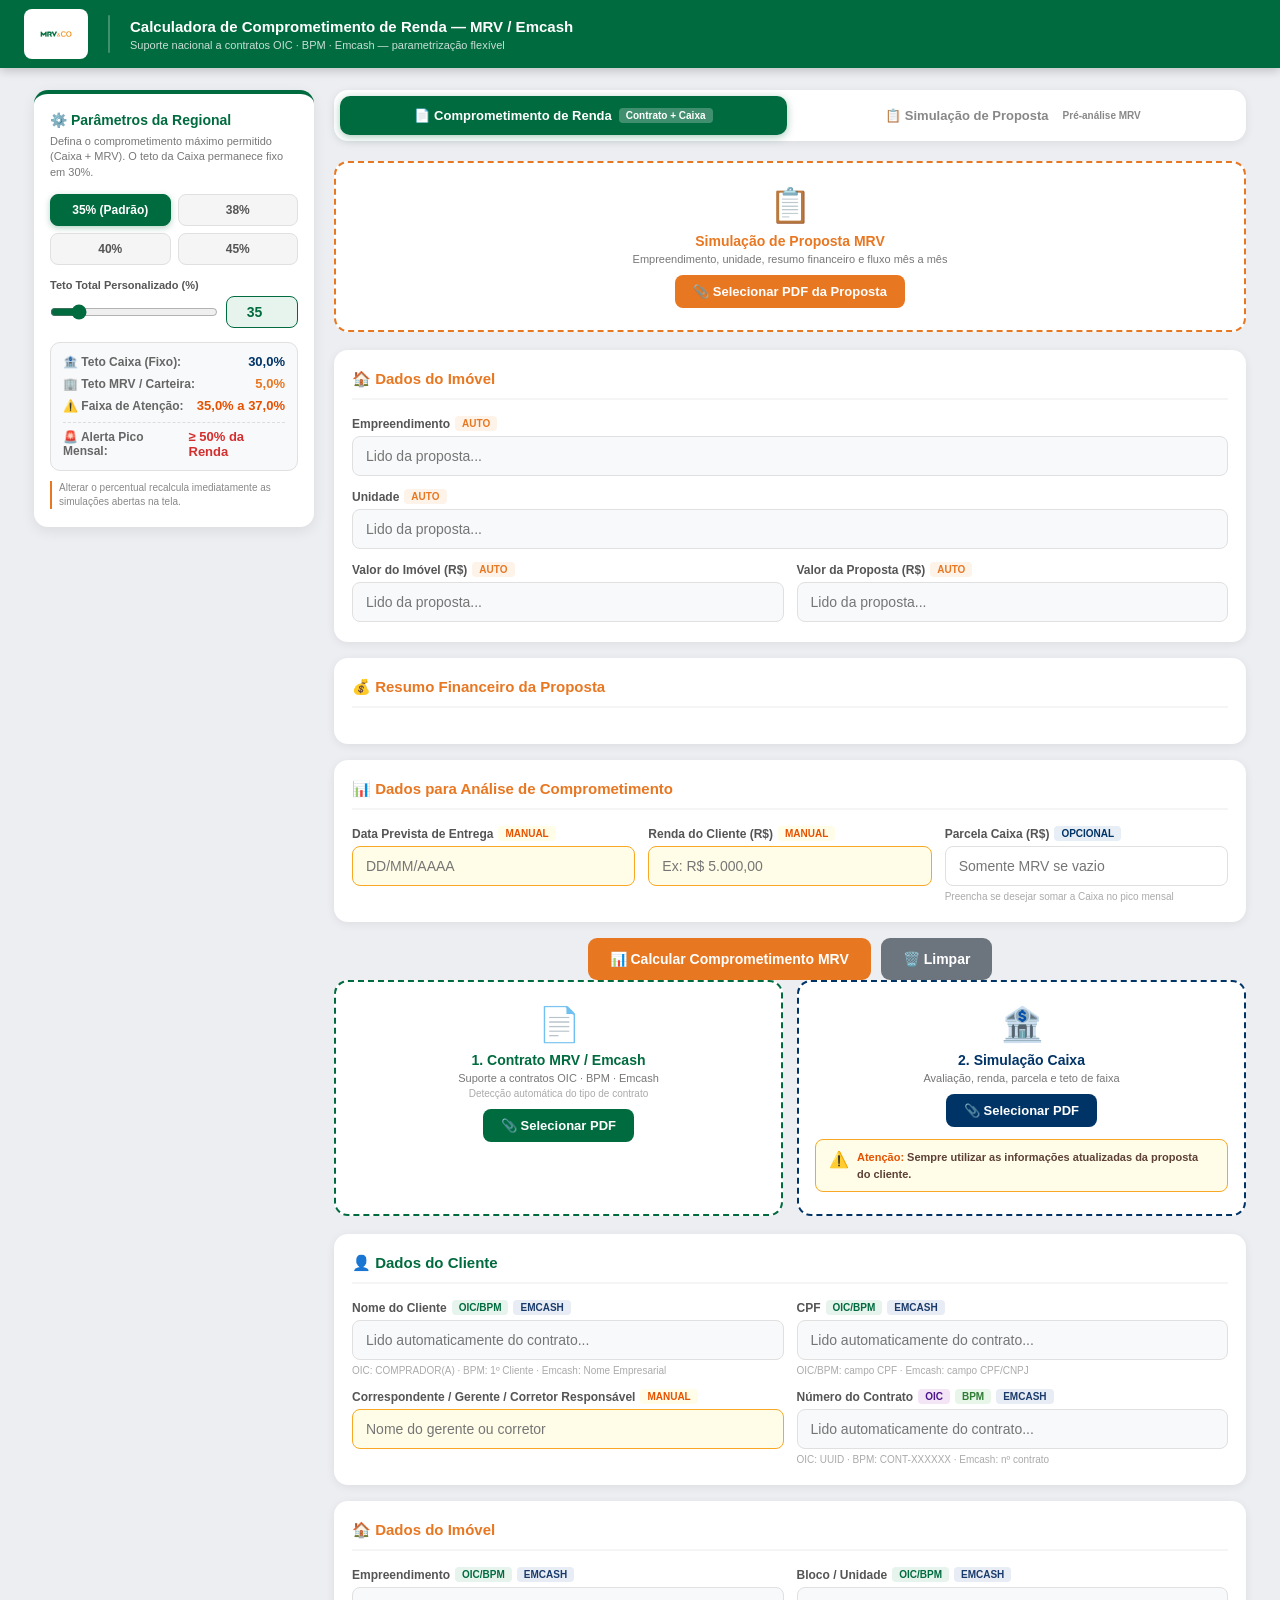
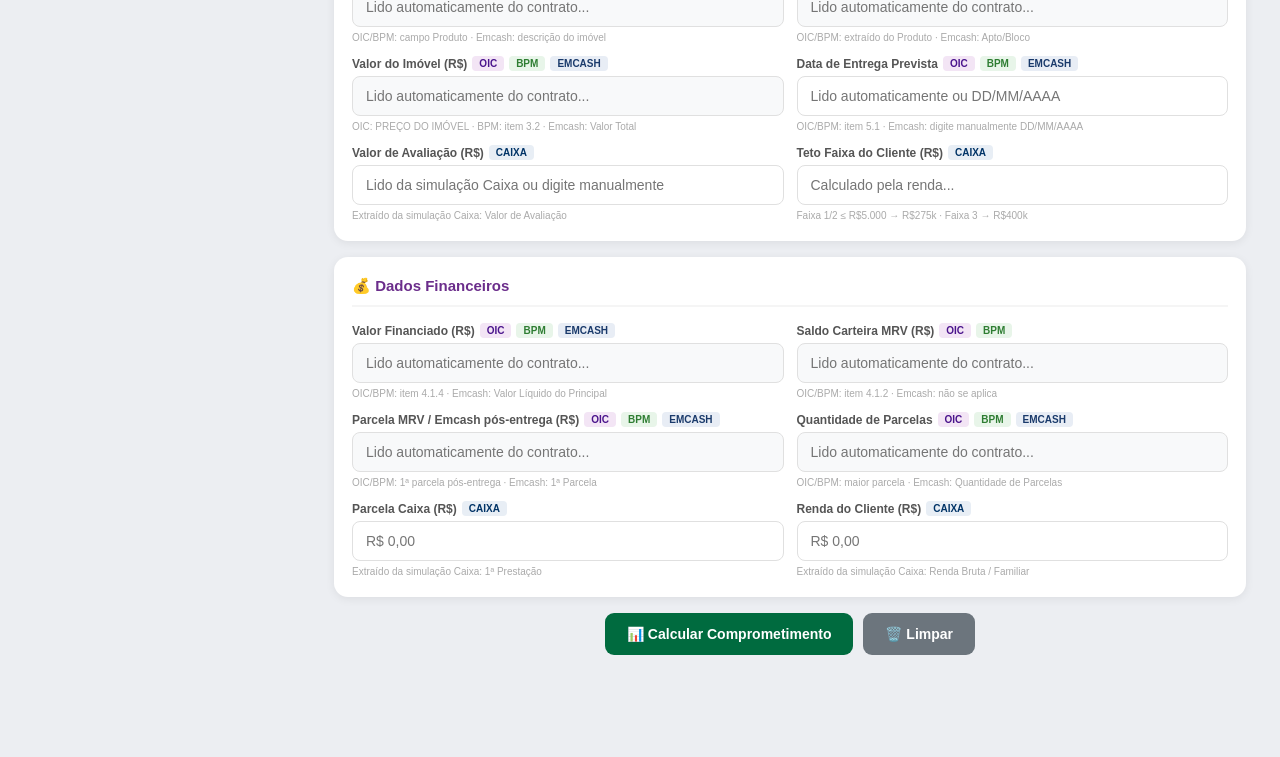
<file: index.html>
<!DOCTYPE html>
<html lang="pt-BR">
<head>
<meta charset="UTF-8">
<meta name="viewport" content="width=device-width, initial-scale=1.0, maximum-scale=1.0">
<meta name="theme-color" content="#006b3f">
<meta name="mobile-web-app-capable" content="yes">
<meta name="apple-mobile-web-app-capable" content="yes">
<meta name="apple-mobile-web-app-title" content="Comprom. MRV">
<title>Calculadora MRV/Emcash — Comprometimento de Renda</title>
<link rel="manifest" href="manifest.json">
<link rel="stylesheet" href="styles.css">
</head>
<body>

<header>
  <div class="logo-container">
    <img class="logo-img" id="logoImg" src="assets/LogoMRV.png" alt="MRV&CO">
    <span class="logo-fallback" id="logoFallback">
      <span class="mrv">MRV</span><span class="eco">&amp;CO</span>
    </span>
  </div>
  <div class="header-div"></div>
  <div class="header-text">
    <h1>Calculadora de Comprometimento de Renda — MRV / Emcash</h1>
    <p>Suporte nacional a contratos OIC · BPM · Emcash — parametrização flexível</p>
  </div>
</header>

<div class="app-layout">

  <!-- PAINEL LATERAL FLUTUANTE -->
  <aside class="sidebar-params">
    <div class="sidebar-title">⚙️ Parâmetros da Regional</div>
    <p class="sidebar-sub">Defina o comprometimento máximo permitido (Caixa + MRV). O teto da Caixa permanece fixo em 30%.</p>

    <div class="preset-grid">
      <button type="button" class="preset-btn active" data-teto="35">35% (Padrão)</button>
      <button type="button" class="preset-btn" data-teto="38">38%</button>
      <button type="button" class="preset-btn" data-teto="40">40%</button>
      <button type="button" class="preset-btn" data-teto="45">45%</button>
    </div>

    <div class="param-input-group">
      <label for="inputTetoTotal">
        <span>Teto Total Personalizado (%)</span>
      </label>
      <div class="param-slider-wrap">
        <input type="range" id="sliderTetoTotal" class="param-slider" min="31" max="60" step="0.5" value="35">
        <input type="number" id="inputTetoTotal" class="param-num-input" min="31" max="80" step="0.5" value="35">
      </div>
    </div>

    <div class="param-summary">
      <div class="param-row caixa">
        <span>🏦 Teto Caixa (Fixo):</span>
        <strong>30,0%</strong>
      </div>
      <div class="param-row mrv">
        <span>🏢 Teto MRV / Carteira:</span>
        <strong id="sidebarTetoMRV">5,0%</strong>
      </div>
      <div class="param-row atencao">
        <span>⚠️ Faixa de Atenção:</span>
        <strong id="sidebarFaixaAtencao">35,0% a 37,0%</strong>
      </div>
      <div class="param-row" style="border-top:1px dashed #ddd;padding-top:6px;margin-top:2px;">
        <span>🚨 Alerta Pico Mensal:</span>
        <strong style="color:var(--vermelho);">≥ 50% da Renda</strong>
      </div>
    </div>

    <div class="param-note">
      Alterar o percentual recalcula imediatamente as simulações abertas na tela.
    </div>
  </aside>

  <!-- CONTÊINER CENTRAL -->
  <div class="container">

    <div class="tab-switch">
      <button class="tab-btn active-contrato" id="tabBtnContrato" type="button">
        📄 Comprometimento de Renda
        <span class="tab-badge">Contrato + Caixa</span>
      </button>
      <button class="tab-btn" id="tabBtnProposta" type="button">
        📋 Simulação de Proposta
        <span class="tab-badge">Pré-análise MRV</span>
      </button>
    </div>

    <!-- ABA 1: SIMULAÇÃO DE PROPOSTA (Oculta por padrão) -->
    <div id="abaProposta" class="hiden">
      <div class="status-bar" id="statusBarProp">
        <div class="spinner" id="spinnerProp"></div>
        <span id="statusMsgProp">Lendo...</span>
      </div>

      <div class="uploads-grid" style="grid-template-columns:1fr;">
        <div class="upload-card proposta" id="uploadCardProp">
          <div class="upload-icon">📋</div>
          <h2>Simulação de Proposta MRV</h2>
          <p>Empreendimento, unidade, resumo financeiro e fluxo mês a mês</p>
          <button type="button" class="btn-upload proposta" id="btnUploadProp">📎 Selecionar PDF da Proposta</button>
          <input type="file" id="pdfPropostaInput" accept=".pdf">
          <div class="upload-status-badge" id="badgeProp">✅ Proposta lida!</div>
        </div>
      </div>

      <form id="formProposta">
        <div class="card">
          <div class="card-title laranja">🏠 Dados do Imóvel</div>
          <div class="grid">
            <div class="field full"><label>Empreendimento <span class="tag auto-prop">AUTO</span></label><input type="text" id="prop-empreendimento" placeholder="Lido da proposta..." readonly></div>
            <div class="field full"><label>Unidade <span class="tag auto-prop">AUTO</span></label><input type="text" id="prop-unidade" placeholder="Lido da proposta..." readonly></div>
            <div class="field"><label>Valor do Imóvel (R$) <span class="tag auto-prop">AUTO</span></label><input type="text" id="prop-valorImovel" placeholder="Lido da proposta..." readonly></div>
            <div class="field"><label>Valor da Proposta (R$) <span class="tag auto-prop">AUTO</span></label><input type="text" id="prop-valorProposta" placeholder="Lido da proposta..." readonly></div>
          </div>
        </div>

        <div class="card">
          <div class="card-title laranja">💰 Resumo Financeiro da Proposta</div>
          <div class="grid">
            <div class="resumo-proposta-grid" id="resumoPropostaGrid" style="display:none;">
              <div class="resumo-item destaque"><label>Valor Financiado</label><div class="rv" id="rp-financiado">—</div></div>
              <div class="resumo-item"><label>Valor do Sinal</label><div class="rv" id="rp-sinal">—</div></div>
              <div class="resumo-item"><label>Carteira MRV</label><div class="rv" id="rp-carteira">—</div></div>
              <div class="resumo-item"><label>Cupom</label><div class="rv" id="rp-cupom">—</div></div>
              <div class="resumo-item"><label>FGTS</label><div class="rv" id="rp-fgts">—</div></div>
              <div class="resumo-item"><label>Subsídio</label><div class="rv" id="rp-subsidio">—</div></div>
              <div class="resumo-item bom-pag"><label>🏆 Bom Pagador</label><div class="rv" id="rp-bompag">—</div></div>
              <div class="resumo-item"><label>Parcelas Carteira</label><div class="rv" id="rp-qtdCarteira">—</div></div>
            </div>
          </div>
        </div>

        <div class="card">
          <div class="card-title laranja">📊 Dados para Análise de Comprometimento</div>
          <div class="grid">
            <div class="grid-3">
              <div class="field">
                <label>Data Prevista de Entrega <span class="tag manual">MANUAL</span></label>
                <input type="text" id="prop-dataEntrega" placeholder="DD/MM/AAAA" class="manual-field" maxlength="10" required>
              </div>
              <div class="field">
                <label>Renda do Cliente (R$) <span class="tag manual">MANUAL</span></label>
                <input type="text" id="prop-renda" placeholder="Ex: R$ 5.000,00" class="manual-field" required>
              </div>
              <div class="field">
                <label>Parcela Caixa (R$) <span class="tag opcional">OPCIONAL</span></label>
                <input type="text" id="prop-parcelaCaixa" placeholder="Somente MRV se vazio">
                <small style="color:#aaa;font-size:10px;">Preencha se desejar somar a Caixa no pico mensal</small>
              </div>
            </div>
            
            <div class="psa-psb-grid" id="prop-psaPsbWrap" style="display:none;">
              <div class="psa-box">
                <div class="psa-psb-title">📅 PSA — Pré-entrega (Mensais)</div>
                <div class="psa-psb-row"><span class="psa-psb-label">Qtd. parcelas</span><span class="psa-psb-val" id="prop-psaQtd">—</span></div>
                <div class="psa-psb-row"><span class="psa-psb-label">Saldo total</span><span class="psa-psb-val" id="prop-psaSaldo">—</span></div>
              </div>
              <div class="psb-box">
                <div class="psa-psb-title">🏠 PSB — Pós-entrega (Mensais)</div>
                <div class="psa-psb-row"><span class="psa-psb-label">Qtd. parcelas</span><span class="psa-psb-val" id="prop-psbQtd">—</span></div>
                <div class="psa-psb-row"><span class="psa-psb-label">Saldo total</span><span class="psa-psb-val" id="prop-psbSaldo">—</span></div>
                <div class="psa-psb-row"><span class="psa-psb-label">1ª Parcela PSB</span><span class="psa-psb-val" id="prop-psbPrimeira">—</span></div>
                <div class="psa-psb-row"><span class="psa-psb-label">Média PSB</span><span class="psa-psb-val" id="prop-psbMedia">—</span></div>
              </div>
            </div>

            <div class="fluxo-wrap" id="prop-fluxoWrap">
              <div class="fluxo-header" id="prop-fluxoHeader">
                <span>📅 Fluxo Mês a Mês</span>
                <span class="fh-right" id="prop-fluxoCount">— parcelas</span>
              </div>
              <div class="fluxo-body" id="prop-fluxoBody">
                <table class="fluxo-table">
                  <thead><tr><th>#</th><th>Vencimento</th><th>Tipo</th><th>Valor</th><th>Fase / Alerta</th></tr></thead>
                  <tbody id="prop-fluxoTbody"></tbody>
                </table>
              </div>
            </div>
          </div>
        </div>

        <div class="botoes">
          <button type="submit" class="btn btn-laranja">📊 Calcular Comprometimento MRV</button>
          <button type="button" class="btn btn-cinza" id="btnLimparProp">🗑️ Limpar</button>
        </div>
      </form>

      <div class="resultado" id="resultadoProposta">
        <div class="resultado-title laranja">📋 ANÁLISE DE COMPROMETIMENTO — SIMULAÇÃO DE PROPOSTA</div>
        
        <div class="res-grid">
          <div class="res-item"><label>1ª Parcela PSB (Mensal)</label><div class="val" id="prop-res-primeira">—</div></div>
          <div class="res-item"><label>Média das Parcelas PSB</label><div class="val" id="prop-res-media">—</div></div>
          <div class="res-item destaque-verde"><label>Renda do Cliente</label><div class="val" id="prop-res-renda">—</div></div>
          <div class="res-item"><label id="prop-label-teto">Teto MRV (5% da Renda)</label><div class="val" id="prop-res-teto">—</div></div>
        </div>

        <div class="psa-psb-resultado">
          <div class="psa-res"><div class="pr-title">📅 PSA — Pré-entrega</div><div class="pr-val" id="prop-res-psa-saldo">—</div><div class="pr-sub" id="prop-res-psa-qtd">— parcelas</div></div>
          <div class="psb-res"><div class="pr-title">🏠 PSB — Pós-entrega</div><div class="pr-val" id="prop-res-psb-saldo">—</div><div class="pr-sub" id="prop-res-psb-qtd">— parcelas</div></div>
        </div>

        <div class="comprom-unified" id="prop-compUnif1">
          <div class="comprom-unified-header">📊 Comprometimento MRV <span style="background:var(--laranja);color:#fff;padding:2px 8px;border-radius:4px;font-size:10px;">1ª Parcela PSB</span> <span id="prop-header-teto1" style="font-size:10px;color:#aaa;font-weight:400;margin-left:4px;">Teto: 5%</span></div>
          <div class="comprom-unified-body">
            <div class="comprom-pct-side"><div class="comprom-pct-label">% da renda comprometida</div><div class="comprom-pct-val" id="prop-res-pct1">—</div></div>
            <div class="comprom-status-side" id="prop-compStatus1">
              <div class="comprom-status-icon" id="prop-compIcon1">—</div>
              <div class="comprom-status-text" id="prop-compText1">—</div>
              <div class="comprom-status-sub" id="prop-compSub1" style="display:none;"></div>
            </div>
          </div>
        </div>

        <div class="progress-wrap"><div class="progress-bar" id="prop-progressBar1"></div></div>
        <div class="progress-labels" id="prop-progressLabels1"><span>0%</span><span>3,5% ✔</span><span>5% ⚠</span><span>10%+</span></div>

        <!-- BANNER DE ALERTA DE PICO MENSAL NA PROPOSTA -->
        <div class="interm-alert-banner" id="prop-intermAlertBanner">
          <div class="interm-alert-header">
            <span>🚨 ALERTA DE PICO MENSAL MRV — PARCELA ≥ 50% DA RENDA</span>
            <span id="prop-intermAlertCount" style="background:rgba(0,0,0,0.2);padding:2px 8px;border-radius:4px;font-size:11px;">—</span>
          </div>
          <div class="interm-alert-body">
            <div class="interm-alert-intro" id="prop-intermAlertIntro">
              Identificamos parcela(s) na proposta MRV que comprometem <strong>50% ou mais da renda mensal</strong>. Veja abaixo o acúmulo das obrigações no mês:
            </div>
            <div id="prop-intermAlertList"></div>
          </div>
        </div>
        
        <div class="excedente-box" id="prop-excedenteBox1" style="display:none;"><div class="excedente-titulo" id="prop-excedenteTitulo1">—</div><div id="prop-excedenteConteudo1"></div></div>
        
        <div class="separador-calculo" id="prop-separadorMedia">📊 VERSÃO SECUNDÁRIA — Média das Parcelas PSB</div>
        
        <div class="comprom-unified secundario" id="prop-compUnif2">
          <div class="comprom-unified-header">📊 Comprometimento MRV <span style="background:var(--roxo);color:#fff;padding:2px 8px;border-radius:4px;font-size:10px;">Média PSB</span> <span id="prop-header-teto2" style="font-size:10px;color:#aaa;font-weight:400;margin-left:4px;">versão secundária · Teto: 5%</span></div>
          <div class="comprom-unified-body">
            <div class="comprom-pct-side"><div class="comprom-pct-label">% da renda (média PSB)</div><div class="comprom-pct-val" id="prop-res-pct2">—</div></div>
            <div class="comprom-status-side" id="prop-compStatus2">
              <div class="comprom-status-icon" id="prop-compIcon2">—</div>
              <div class="comprom-status-text" id="prop-compText2">—</div>
              <div class="comprom-status-sub" id="prop-compSub2" style="display:none;"></div>
            </div>
          </div>
        </div>

        <div class="progress-wrap"><div class="progress-bar" id="prop-progressBar2"></div></div>
        <div class="progress-labels" id="prop-progressLabels2"><span>0%</span><span>3,5% ✔</span><span>5% ⚠</span><span>10%+</span></div>
        
        <div class="excedente-box" id="prop-excedenteBox2" style="display:none;"><div class="excedente-titulo" id="prop-excedenteTitulo2">—</div><div id="prop-excedenteConteudo2"></div></div>
        
        <div class="aviso-estimativa">⚠️ <strong>Projeção/simulação estimada.</strong> Esta análise é baseada na Simulação de Proposta MRV e representa apenas uma pré-análise de viabilidade. Os valores reais dependem da aprovação formal pelo financeiro MRV e pela Caixa Econômica Federal.</div>
        
        <div class="botoes">
          <button type="button" class="btn btn-laranja" id="btnCopiarProp">📋 Copiar Resultado</button>
          <button type="button" class="btn btn-roxo" id="btnImprimirProp">🖨️ Imprimir</button>
        </div>
      </div>
    </div><!-- /abaProposta -->

    <!-- ABA 2: COMPROMETIMENTO DE RENDA (CONTRATO - Padrão) -->
    <div id="abaContrato">
      <div class="uploads-grid">
        <div class="upload-card mrv" id="uploadCardMRV">
          <div class="upload-icon">📄</div>
          <h2>1. Contrato MRV / Emcash</h2>
          <p>Suporte a contratos OIC · BPM · Emcash</p>
          <p style="font-size:10px;color:#aaa;margin-top:4px;">Detecção automática do tipo de contrato</p>
          <button type="button" class="btn-upload mrv" id="btnUploadMRV">📎 Selecionar PDF</button>
          <input type="file" id="pdfInput" accept=".pdf">
          <div class="upload-status-badge" id="badgeMRV">✅ Contrato lido!</div>
        </div>
        
        <div class="upload-card caixa" id="uploadCardCaixa">
          <div class="upload-icon">🏦</div>
          <h2>2. Simulação Caixa</h2>
          <p>Avaliação, renda, parcela e teto de faixa</p>
          <button type="button" class="btn-upload caixa" id="btnUploadCaixa">📎 Selecionar PDF</button>
          <input type="file" id="pdfCaixaInput" accept=".pdf">
          <div class="upload-status-badge" id="badgeCaixa">✅ Simulação lida!</div>

          <div id="avisoSimulacaoCaixa" style="margin-top:12px;background:#FFFDE7;border:1.5px solid #F9A825;border-radius:8px;padding:9px 13px;display:flex;align-items:flex-start;gap:8px;text-align:left;cursor:default;">
            <span style="font-size:16px;flex-shrink:0;margin-top:1px;">⚠️</span>
            <span style="font-size:11px;color:#5D4037;font-weight:600;line-height:1.5;">
              <strong style="color:#E65100;">Atenção:</strong> Sempre utilizar as informações atualizadas da proposta do cliente.
            </span>
          </div>
        </div>
      </div>
      
      <div class="status-bar" id="statusBar">
        <div class="spinner" id="spinner"></div>
        <span id="statusMsg">Lendo...</span>
      </div>

      <form id="formCalc">
        <div class="card">
          <div class="card-title verde">👤 Dados do Cliente</div>
          <div class="grid">
            <div class="field">
              <label>Nome do Cliente <span class="tag auto">OIC/BPM</span><span class="tag emcash">EMCASH</span></label>
              <input type="text" id="nomeCliente" placeholder="Lido automaticamente do contrato..." readonly>
              <small style="color:#aaa;font-size:10px;">OIC: COMPRADOR(A) · BPM: 1º Cliente · Emcash: Nome Empresarial</small>
            </div>
            <div class="field">
              <label>CPF <span class="tag auto">OIC/BPM</span><span class="tag emcash">EMCASH</span></label>
              <input type="text" id="cpf" placeholder="Lido automaticamente do contrato..." readonly>
              <small style="color:#aaa;font-size:10px;">OIC/BPM: campo CPF · Emcash: campo CPF/CNPJ</small>
            </div>
            <div class="field">
              <label>Correspondente / Gerente / Corretor Responsável <span class="tag manual">MANUAL</span></label>
              <input type="text" id="gerente" placeholder="Nome do gerente ou corretor" class="manual-field" required>
            </div>
            <div class="field">
              <label>Número do Contrato <span class="tag oic">OIC</span><span class="tag bpm">BPM</span><span class="tag emcash">EMCASH</span></label>
              <input type="text" id="numContrato" placeholder="Lido automaticamente do contrato..." readonly>
              <small style="color:#aaa;font-size:10px;">OIC: UUID · BPM: CONT-XXXXXX · Emcash: nº contrato</small>
            </div>
          </div>
        </div>

        <div class="card">
          <div class="card-title laranja">🏠 Dados do Imóvel</div>
          <div class="grid">
            <div class="field">
              <label>Empreendimento <span class="tag auto">OIC/BPM</span><span class="tag emcash">EMCASH</span></label>
              <input type="text" id="empreendimento" placeholder="Lido automaticamente do contrato..." readonly>
              <small style="color:#aaa;font-size:10px;">OIC/BPM: campo Produto · Emcash: descrição do imóvel</small>
            </div>
            <div class="field">
              <label>Bloco / Unidade <span class="tag auto">OIC/BPM</span><span class="tag emcash">EMCASH</span></label>
              <input type="text" id="modulo" placeholder="Lido automaticamente do contrato..." readonly>
              <small style="color:#aaa;font-size:10px;">OIC/BPM: extraído do Produto · Emcash: Apto/Bloco</small>
            </div>
            <div class="field">
              <label>Valor do Imóvel (R$) <span class="tag oic">OIC</span><span class="tag bpm">BPM</span><span class="tag emcash">EMCASH</span></label>
              <input type="text" id="valorImovel" placeholder="Lido automaticamente do contrato..." readonly>
              <small style="color:#aaa;font-size:10px;">OIC: PREÇO DO IMÓVEL · BPM: item 3.2 · Emcash: Valor Total</small>
            </div>
            <div class="field">
              <label>Data de Entrega Prevista <span class="tag oic">OIC</span><span class="tag bpm">BPM</span><span class="tag emcash">EMCASH</span></label>
              <input type="text" id="dataEntrega" placeholder="Lido automaticamente ou DD/MM/AAAA" maxlength="10">
              <small style="color:#aaa;font-size:10px;">OIC/BPM: item 5.1 · Emcash: digite manualmente DD/MM/AAAA</small>
            </div>
            <div class="field">
              <label>Valor de Avaliação (R$) <span class="tag auto-caixa">CAIXA</span></label>
              <input type="text" id="valorAvaliacao" placeholder="Lido da simulação Caixa ou digite manualmente">
              <small style="color:#aaa;font-size:10px;">Extraído da simulação Caixa: Valor de Avaliação</small>
            </div>
            <div class="field">
              <label>Teto Faixa do Cliente (R$) <span class="tag auto-caixa">CAIXA</span></label>
              <input type="text" id="tetoFaixa" placeholder="Calculado pela renda...">
              <small style="color:#aaa;font-size:10px;">Faixa 1/2 ≤ R$5.000 → R$275k · Faixa 3 → R$400k</small>
            </div>
          </div>
        </div>

        <div class="card">
          <div class="card-title roxo">💰 Dados Financeiros</div>
          <div class="grid">
            <div class="field">
              <label>Valor Financiado (R$) <span class="tag oic">OIC</span><span class="tag bpm">BPM</span><span class="tag emcash">EMCASH</span></label>
              <input type="text" id="valorFinanciado" placeholder="Lido automaticamente do contrato..." readonly>
              <small style="color:#aaa;font-size:10px;">OIC/BPM: item 4.1.4 · Emcash: Valor Líquido do Principal</small>
            </div>
            <div class="field">
              <label>Saldo Carteira MRV (R$) <span class="tag oic">OIC</span><span class="tag bpm">BPM</span></label>
              <input type="text" id="saldoCarteira" placeholder="Lido automaticamente do contrato..." readonly>
              <small style="color:#aaa;font-size:10px;">OIC/BPM: item 4.1.2 · Emcash: não se aplica</small>
            </div>
            <div class="field">
              <label>Parcela MRV / Emcash pós-entrega (R$) <span class="tag oic">OIC</span><span class="tag bpm">BPM</span><span class="tag emcash">EMCASH</span></label>
              <input type="text" id="parcelaMRV" placeholder="Lido automaticamente do contrato..." readonly>
              <small style="color:#aaa;font-size:10px;">OIC/BPM: 1ª parcela pós-entrega · Emcash: 1ª Parcela</small>
            </div>
            <div class="field">
              <label>Quantidade de Parcelas <span class="tag oic">OIC</span><span class="tag bpm">BPM</span><span class="tag emcash">EMCASH</span></label>
              <input type="text" id="qtdParcelas" placeholder="Lido automaticamente do contrato..." readonly>
              <small style="color:#aaa;font-size:10px;">OIC/BPM: maior parcela · Emcash: Quantidade de Parcelas</small>
            </div>
            <div class="field">
              <label>Parcela Caixa (R$) <span class="tag auto-caixa">CAIXA</span></label>
              <input type="text" id="parcelaCaixa" placeholder="R$ 0,00">
              <small style="color:#aaa;font-size:10px;">Extraído da simulação Caixa: 1ª Prestação</small>
            </div>
            <div class="field">
              <label>Renda do Cliente (R$) <span class="tag auto-caixa">CAIXA</span></label>
              <input type="text" id="renda" placeholder="R$ 0,00">
              <small style="color:#aaa;font-size:10px;">Extraído da simulação Caixa: Renda Bruta / Familiar</small>
            </div>

            <div class="faixa-info-box" id="faixaInfoBox">
              <div class="faixa-titulo">🏷️ Enquadramento de Faixa</div>
              <div class="faixa-detalhe" id="faixaDetalhe">—</div>
            </div>

            <div class="psa-psb-grid" id="psaPsbWrap" style="display:none;">
              <div class="psa-box">
                <div class="psa-psb-title">📅 PSA — Pró-Soluto A (Pré-entrega)</div>
                <div class="psa-psb-row"><span class="psa-psb-label">Qtd. parcelas</span><span class="psa-psb-val" id="psaQtd">—</span></div>
                <div class="psa-psb-row"><span class="psa-psb-label">Saldo total</span><span class="psa-psb-val" id="psaSaldo">—</span></div>
              </div>
              <div class="psb-box">
                <div class="psa-psb-title">🏠 PSB — Pró-Soluto B (Pós-entrega)</div>
                <div class="psa-psb-row"><span class="psa-psb-label">Qtd. parcelas</span><span class="psa-psb-val" id="psbQtd">—</span></div>
                <div class="psa-psb-row"><span class="psa-psb-label">Saldo total</span><span class="psa-psb-val" id="psbSaldo">—</span></div>
              </div>
            </div>

            <div class="financiado-wrap" id="financiadoWrap">
              <div class="financiado-info">
                <span>% do imóvel financiado pelo cliente</span>
                <strong id="pctFinanciadoDisplay">—</strong>
              </div>
              <div class="financiado-badge" id="financiadoBadge">—</div>
            </div>

            <div class="plano-wrap" id="planoWrap">
              <div class="plano-header">📄 Plano de Pagamento</div>
              <div class="plano-body" id="planoBody"></div>
            </div>
          </div>
        </div>

        <div class="botoes">
          <button type="submit" class="btn btn-verde">📊 Calcular Comprometimento</button>
          <button type="button" class="btn btn-cinza" id="btnLimparContrato">🗑️ Limpar</button>
        </div>
      </form>

      <div class="resultado" id="resultado">
        <div class="resultado-title verde">📋 ANÁLISE DE COMPROMETIMENTO DE RENDA</div>
        
        <div class="res-grid">
          <div class="res-item"><label>Parcela Caixa</label><div class="val" id="res-caixa">—</div></div>
          <div class="res-item"><label>Parcela MRV / Emcash pós-entrega</label><div class="val" id="res-mrv">—</div></div>
          <div class="res-item destaque-verde"><label>Total de Parcelas</label><div class="val" id="res-total">—</div></div>
          <div class="res-item"><label>Renda do Cliente</label><div class="val" id="res-renda">—</div></div>
        </div>

        <div class="psa-psb-resultado" id="resPsaPsb" style="display:none;">
          <div class="psa-res"><div class="pr-title">📅 PSA — Pré-entrega</div><div class="pr-val" id="res-psa-saldo">—</div><div class="pr-sub" id="res-psa-qtd">— parcelas</div></div>
          <div class="psb-res"><div class="pr-title">🏠 PSB — Pós-entrega</div><div class="pr-val" id="res-psb-saldo">—</div><div class="pr-sub" id="res-psb-qtd">— parcelas</div></div>
        </div>

        <div class="comprom-unified" id="compUnif1">
          <div class="comprom-unified-header">
            📊 Comprometimento de Renda 
            <span style="background:var(--azul);color:#fff;padding:2px 8px;border-radius:4px;font-size:10px;">1ª Parcela PSB</span>
            <span id="headerTetoContrato1" style="font-size:10px;color:#666;margin-left:auto;">Teto Regional: 35% (Caixa 30% + MRV 5%)</span>
          </div>
          <div class="comprom-unified-body">
            <div class="comprom-pct-side"><div class="comprom-pct-label">Comprometimento mensal</div><div class="comprom-pct-val" id="res-pct">—</div></div>
            <div class="comprom-status-side" id="compStatus1">
              <div class="comprom-status-icon" id="compIcon1">—</div>
              <div class="comprom-status-text" id="compText1">—</div>
              <div class="comprom-status-sub" id="compSub1" style="display:none;"></div>
            </div>
          </div>
        </div>

        <div class="progress-wrap"><div class="progress-bar" id="progressBar"></div></div>
        <div id="progressLabelsContrato1" style="position:relative; height:18px; margin-bottom:14px; font-size:11px; color:#aaa; font-weight:600;">
          <span style="position:absolute; left:0;">0%</span>
          <span id="labelMeioBarra1" style="position:absolute; left:50%; transform:translateX(-50%);">35% ✔</span>
          <span id="labelFimBarra1" style="position:absolute; right:0;">70%+</span>
        </div>
        
        <div id="msgAvaliacao1" style="display:none; background:#FFFDE7; border:1.5px solid var(--amarelo); padding:9px 13px; font-size:12px; color:#5D4037; border-radius:6px; margin-bottom:14px;">
          ⚠️ <strong>ATENÇÃO:</strong> O caso deve ser avaliado individualmente para a decisão de manter o contrato ou refazer a venda.
        </div>

        <!-- BANNER DE ALERTA DE INTERMEDIÁRIA GRUPO 1 (CONTRATO) -->
        <div class="interm-alert-banner" id="intermAlertBanner">
          <div class="interm-alert-header">
            <span>🚨 ALERTA DE PICO MENSAL — INTERMEDIÁRIA GRUPO 1 (≥ 50% DA RENDA)</span>
            <span id="intermAlertCount" style="background:rgba(0,0,0,0.2);padding:2px 8px;border-radius:4px;font-size:11px;">—</span>
          </div>
          <div class="interm-alert-body">
            <div class="interm-alert-intro" id="intermAlertIntro">
              No mês de vencimento da intermediária, o cliente acumula a <strong>Parcela da Intermediária + Parcela Caixa + Parcela MRV do mês</strong>. Veja abaixo o impacto total sobre a renda:
            </div>
            <div id="intermAlertList"></div>
          </div>
        </div>
        
        <div class="separador-calculo" id="separadorMedia" style="display:none;">📊 VERSÃO SECUNDÁRIA — Média das Parcelas PSB</div>
        
        <div class="comprom-unified secundario" id="compUnif2" style="display:none;">
          <div class="comprom-unified-header">📊 Comprometimento de Renda <span style="background:var(--roxo);color:#fff;padding:2px 8px;border-radius:4px;font-size:10px;">Média PSB</span> <span style="font-size:10px;color:#aaa;font-weight:400;">— versão secundária</span></div>
          <div class="comprom-unified-body">
            <div class="comprom-pct-side"><div class="comprom-pct-label">Comprometimento (média)</div><div class="comprom-pct-val" id="res-pct-media">—</div></div>
            <div class="comprom-status-side" id="compStatus2">
              <div class="comprom-status-icon" id="compIcon2">—</div>
              <div class="comprom-status-text" id="compText2">—</div>
              <div class="comprom-status-sub" id="compSub2" style="display:none;"></div>
            </div>
          </div>
        </div>

        <div class="progress-wrap" id="progressWrapMedia" style="display:none;"><div class="progress-bar" id="progressBarMedia"></div></div>
        <div id="progressLabelsMedia" style="display:none; position:relative; height:18px; margin-bottom:14px; font-size:11px; color:#aaa; font-weight:600;">
          <span style="position:absolute; left:0;">0%</span>
          <span id="labelMeioBarra2" style="position:absolute; left:50%; transform:translateX(-50%);">35% ✔</span>
          <span id="labelFimBarra2" style="position:absolute; right:0;">70%+</span>
        </div>
        
        <div id="msgAvaliacao2" style="display:none; background:#FFFDE7; border:1.5px solid var(--amarelo); padding:9px 13px; font-size:12px; color:#5D4037; border-radius:6px; margin-bottom:14px;">
          ⚠️ <strong>ATENÇÃO:</strong> O caso deve ser avaliado individualmente para a decisão de manter o contrato ou refazer a venda.
        </div>

        <div class="desconto-section" id="descontoSection" style="display:none;">
          <div class="desconto-titulo" id="descontoTitulo">—</div>
          <div id="descontoConteudo"></div>
        </div>

        <div class="botoes">
          <button type="button" class="btn btn-roxo" id="btnImprimirContrato">🖨️ Imprimir</button>
          <button type="button" class="btn btn-laranja" id="btnCopiarContrato">📋 Copiar</button>
        </div>
      </div>
    </div><!-- /abaContrato -->

  </div><!-- /container -->
</div><!-- /app-layout -->

<script src="libs/pdf.min.js"></script>
<script src="app.js"></script>
</body>
</html>
</file>
<file: styles.css>
/* ── 1. VARIÁVEIS E CORES ── */
:root{
  --verde:#006b3f; --verde-claro:#E6F4ED; --verde-hover:#005530;
  --laranja:#E87722; --laranja-claro:#FEF3E8;
  --roxo:#6B2D8B; --roxo-claro:#F3EDF7;
  --azul:#003366; --azul-claro:#E8EEF5;
  --cinza:#F5F5F5; --cinza-borda:#E0E0E0;
  --texto:#333; --branco:#FFF;
  --vermelho:#D32F2F; --vermelho-claro:#FDECEA;
  --amarelo:#F9A825; --amarelo-claro:#FFFDE7; --amarelo-medio:#E65100;
  --emcash:#1A3A6B; --emcash-claro:#E8EDF5;
  --bpm:#2E7D32; --bpm-claro:#E8F5E9;
  --oic:#4A148C; --oic-claro:#F3E5F5;
}

/* ── 2. ESTRUTURA GERAL E SIDEBAR ── */
*{box-sizing:border-box;margin:0;padding:0;}
body{font-family:'Segoe UI',Arial,sans-serif;background:#ECEEF2;color:var(--texto);font-size:15px;}
.hidden{display:none !important;}
.grid-1col{grid-template-columns:1fr !important;}
.txt-vermelho{color:var(--vermelho);}
.hint-text{color:#aaa;font-size:10px;}
.sub-hint{font-size:10px;color:#aaa;margin-top:4px;}

.app-layout{
  max-width:1240px;margin:22px auto;padding:0 14px 80px;
  display:flex;align-items:flex-start;gap:20px;
}

.sidebar-params{
  width:280px;flex-shrink:0;position:sticky;top:88px;
  background:#fff;border-radius:14px;padding:18px 16px;
  box-shadow:0 4px 14px rgba(0,0,0,0.08);
  border-top:4px solid var(--verde);z-index:50;
}
.sidebar-title{font-size:14px;font-weight:800;color:var(--verde);display:flex;align-items:center;gap:7px;margin-bottom:6px;}
.sidebar-sub{font-size:11px;color:#777;line-height:1.4;margin-bottom:14px;}
.preset-grid{display:grid;grid-template-columns:1fr 1fr;gap:7px;margin-bottom:14px;}
.preset-btn{
  padding:8px 6px;border-radius:8px;border:1.5px solid var(--cinza-borda);
  background:var(--cinza);font-size:12px;font-weight:700;color:#555;
  cursor:pointer;transition:.2s;text-align:center;
}
.preset-btn:hover{border-color:var(--verde);color:var(--verde);background:var(--verde-claro);}
.preset-btn.active{background:var(--verde);color:#fff;border-color:var(--verde);box-shadow:0 2px 6px rgba(0,107,63,0.3);}

.param-input-group{margin-bottom:14px;}
.param-input-group label{font-size:11px;font-weight:700;color:#555;margin-bottom:5px;display:flex;justify-content:space-between;}
.param-slider-wrap{display:flex;align-items:center;gap:8px;}
.param-slider{flex:1;accent-color:var(--verde);cursor:pointer;}
.param-num-input{
  width:72px !important;padding:7px 8px !important;border:1.5px solid var(--verde) !important;
  border-radius:8px !important;font-size:14px !important;font-weight:800 !important;
  text-align:center;color:var(--verde) !important;background:var(--verde-claro) !important;
}
.param-summary{background:#F8F9FA;border:1px solid var(--cinza-borda);border-radius:10px;padding:11px 12px;display:flex;flex-direction:column;gap:7px;}
.param-row{display:flex;justify-content:space-between;align-items:center;font-size:12px;}
.param-row span{color:#666;font-weight:600;}
.param-row strong{font-size:13px;font-weight:800;}
.param-row.caixa strong{color:var(--azul);}
.param-row.mrv strong{color:var(--laranja);}
.param-row.atencao strong{color:var(--amarelo-medio);}
.param-row-divider{border-top:1px dashed #ddd;padding-top:6px;margin-top:2px;}
.param-note{margin-top:10px;font-size:10px;color:#888;line-height:1.4;border-left:2px solid var(--laranja);padding-left:7px;}

.container{flex:1;min-width:0;max-width:920px;}

/* ── 3. CABEÇALHO ── */
header{
  background:var(--verde);padding:0 24px;display:flex;align-items:center;gap:20px;
  height:68px;box-shadow:0 2px 10px rgba(0,0,0,0.22);position:sticky;top:0;z-index:100;
}
.logo-container{background:#fff;border-radius:8px;padding:6px 14px;display:flex;align-items:center;flex-shrink:0;height:50px;}
.logo-img{height:36px;width:auto;display:block;}
.logo-fallback{display:none;font-family:'Arial Black',Arial;font-weight:900;font-size:20px;letter-spacing:-0.5px;}
.logo-fallback .mrv{color:#006b3f;}
.logo-fallback .eco{color:#E87722;}
.header-div{width:2px;height:38px;background:rgba(255,255,255,0.25);border-radius:2px;flex-shrink:0;}
.header-text h1{color:#fff;font-size:15px;font-weight:700;line-height:1.3;}
.header-text p{color:rgba(255,255,255,0.78);font-size:11px;margin-top:2px;}

/* ── 4. NAVEGAÇÃO ── */
.tab-switch{display:flex;background:#fff;border-radius:14px;padding:6px;gap:6px;margin-bottom:20px;box-shadow:0 2px 10px rgba(0,0,0,0.08);}
.tab-btn{
  flex:1;padding:12px 10px;border-radius:10px;border:none;font-size:13px;
  font-weight:700;cursor:pointer;transition:.25s;background:transparent;
  color:#888;display:flex;align-items:center;justify-content:center;gap:7px;
}
.tab-btn.active-proposta{background:var(--laranja);color:#fff;box-shadow:0 2px 8px rgba(232,119,34,0.35);}
.tab-btn.active-contrato{background:var(--verde);color:#fff;box-shadow:0 2px 8px rgba(0,107,63,0.35);}
.tab-btn:not(.active-proposta):not(.active-contrato):hover{background:var(--cinza);color:var(--texto);}
.tab-badge{font-size:10px;padding:2px 7px;border-radius:4px;font-weight:700;background:rgba(255,255,255,0.25);}

/* ── 5. ÁREA DE UPLOAD E DRAG/DROP ── */
.uploads-grid{display:grid;grid-template-columns:1fr 1fr;gap:14px;margin-bottom:18px;}
.upload-card{background:#fff;border-radius:14px;border:2px dashed;padding:22px 16px;text-align:center;cursor:pointer;transition:.25s;}
.upload-card.mrv{border-color:var(--verde);}
.upload-card.caixa{border-color:var(--azul);}
.upload-card.proposta{border-color:var(--laranja);}
.upload-card.mrv:hover,.upload-card.proposta:hover,.upload-card.caixa:hover{border-color:var(--laranja);background:var(--laranja-claro);}
.upload-card.lido-mrv{border-color:var(--verde);background:var(--verde-claro);border-style:solid;}
.upload-card.lido-caixa{border-color:var(--azul);background:var(--azul-claro);border-style:solid;}
.upload-card.lido-proposta{border-color:var(--laranja);background:var(--laranja-claro);border-style:solid;}
.upload-icon{font-size:34px;margin-bottom:8px;}
.upload-card h2{font-size:14px;font-weight:700;margin-bottom:4px;}
.upload-card.mrv h2{color:var(--verde);}
.upload-card.caixa h2{color:var(--azul);}
.upload-card.proposta h2{color:var(--laranja);}
.upload-card p{color:#777;font-size:11px;}
.upload-card input{display:none;}
.upload-card.drag-over{background:var(--laranja-claro);border-color:var(--laranja);transform:scale(1.02);}
.btn-upload{
  display:inline-flex;align-items:center;gap:6px;margin-top:10px;
  color:#fff;padding:9px 18px;border-radius:8px;font-size:13px;font-weight:700;
  cursor:pointer;border:none;transition:.2s;
}
.btn-upload.mrv{background:var(--verde);}.btn-upload.mrv:hover{background:var(--laranja);}
.btn-upload.caixa{background:var(--azul);}.btn-upload.caixa:hover{background:var(--laranja);}
.btn-upload.proposta{background:var(--laranja);}.btn-upload.proposta:hover{background:#c45e0f;}
.upload-status-badge{display:none;margin-top:8px;padding:5px 12px;border-radius:6px;font-size:12px;font-weight:700;}
.upload-status-badge.ok-mrv{display:inline-block;background:var(--verde-claro);color:var(--verde);}
.upload-status-badge.ok-caixa{display:inline-block;background:var(--azul-claro);color:var(--azul);}
.upload-status-badge.ok-proposta{display:inline-block;background:var(--laranja-claro);color:var(--laranja);}

.aviso-caixa-card{
  margin-top:12px;background:#FFFDE7;border:1.5px solid #F9A825;border-radius:8px;
  padding:9px 13px;display:flex;align-items:flex-start;gap:8px;text-align:left;cursor:default;
}
.aviso-caixa-icon{font-size:16px;flex-shrink:0;margin-top:1px;}
.aviso-caixa-txt{font-size:11px;color:#5D4037;font-weight:600;line-height:1.5;}
.aviso-caixa-txt strong{color:#E65100;}

/* ── 6. FORMULÁRIOS E CAMPOS ── */
.card{background:#fff;border-radius:14px;padding:20px 18px;margin-bottom:16px;box-shadow:0 2px 10px rgba(0,0,0,0.07);}
.card-title{font-size:15px;font-weight:700;margin-bottom:16px;padding-bottom:10px;border-bottom:2px solid var(--cinza);display:flex;align-items:center;gap:8px;flex-wrap:wrap;}
.card-title.verde{color:var(--verde);}
.card-title.laranja{color:var(--laranja);}
.card-title.roxo{color:var(--roxo);}
.card-title.azul{color:var(--azul);}
.grid{display:grid;grid-template-columns:1fr 1fr;gap:13px;}
.grid-3{display:grid;grid-template-columns:1fr 1fr 1fr;gap:13px;grid-column:1/-1;}
.field{display:flex;flex-direction:column;gap:5px;}
.field.full{grid-column:1/-1;}
label{font-size:12px;font-weight:700;color:#555;display:flex;align-items:center;gap:5px;flex-wrap:wrap;}
.tag{font-size:10px;padding:2px 7px;border-radius:4px;font-weight:700;}
.tag.auto{background:var(--verde-claro);color:var(--verde);}
.tag.auto-caixa{background:var(--azul-claro);color:var(--azul);}
.tag.auto-prop{background:var(--laranja-claro);color:var(--laranja);}
.tag.manual{background:var(--amarelo-claro);color:var(--amarelo-medio);}
.tag.opcional{background:#E8EEF5;color:var(--azul);}
.tag.oic{background:var(--oic-claro);color:var(--oic);}
.tag.bpm{background:var(--bpm-claro);color:var(--bpm);}
.tag.emcash{background:var(--emcash-claro);color:var(--emcash);}
input[type=text], input[type=number]{
  padding:11px 13px;border:1.5px solid var(--cinza-borda);
  border-radius:8px;font-size:14px;transition:border .2s;
  width:100%;background:#fff;color:var(--texto);
}
input[type=text]:focus, input[type=number]:focus{outline:none;border-color:var(--verde);}
input.auto-filled{background:var(--verde-claro);border-color:var(--verde);color:#1a5c2a;}
input.auto-filled-caixa{background:var(--azul-claro);border-color:var(--azul);color:#003366;}
input.auto-filled-prop{background:var(--laranja-claro);border-color:var(--laranja);color:#7a3000;}
input.manual-field{background:var(--amarelo-claro);border-color:var(--amarelo);}
input[readonly]{background:#F8F9FA;color:#555;cursor:default;}
input.auto-filled[readonly]{background:var(--verde-claro);color:#1a5c2a;}
input.auto-filled-caixa[readonly]{background:var(--azul-claro);color:#003366;}

/* ── 7. ALERTAS E MENSAGENS ── */
.status-bar{display:none;align-items:center;gap:12px;background:#fff;border-radius:10px;padding:13px 18px;margin-bottom:16px;border-left:4px solid var(--verde);font-size:14px;font-weight:500;}
.status-bar.show{display:flex;}
.status-bar.success{border-color:var(--verde);}
.status-bar.error{border-color:var(--vermelho);}
.status-bar.info{border-color:var(--azul);}
.spinner{width:20px;height:20px;flex-shrink:0;border:3px solid #eee;border-top-color:var(--verde);border-radius:50%;animation:spin .8s linear infinite;}
@keyframes spin{to{transform:rotate(360deg);}}

.faixa-info-box{grid-column:1/-1;border-radius:10px;padding:12px 16px;display:none;border:1.5px solid var(--azul);background:var(--azul-claro);}
.faixa-info-box .faixa-titulo{font-size:12px;font-weight:700;color:var(--azul);margin-bottom:6px;}
.faixa-info-box .faixa-detalhe{font-size:13px;color:var(--azul);font-weight:600;}

/* ── 8. RESULTADOS, PROGRESSO E ALERTA DE PICO MENSAL ── */
.resultado{display:none;background:#fff;border-radius:14px;padding:24px 18px;margin-bottom:18px;box-shadow:0 4px 18px rgba(0,0,0,0.1);}
.resultado.show{display:block;}
.resultado-title{font-size:16px;font-weight:800;text-align:center;margin-bottom:18px;padding-bottom:12px;border-bottom:2px solid var(--cinza);}
.resultado-title.laranja{color:var(--laranja);}
.resultado-title.verde{color:var(--verde);}
.res-grid{display:grid;grid-template-columns:1fr 1fr;gap:11px;margin-bottom:14px;}
.res-item{background:var(--cinza);border-radius:10px;padding:13px;text-align:center;}
.res-item label{font-size:11px;color:#777;display:block;margin-bottom:4px;font-weight:600;justify-content:center;}
.res-item .val{font-size:18px;font-weight:800;color:var(--azul);}
.res-item.destaque{background:var(--laranja-claro);}.res-item.destaque .val{color:var(--laranja);}
.res-item.destaque-verde{background:var(--verde-claro);}.res-item.destaque-verde .val{color:var(--verde);}

.comprom-unified{border-radius:12px;padding:0;margin-bottom:13px;overflow:hidden;border:2px solid var(--cinza-borda);}
.comprom-unified-header{padding:8px 16px;font-size:11px;font-weight:700;display:flex;align-items:center;gap:8px;background:var(--cinza);color:#777;border-bottom:1px solid var(--cinza-borda);flex-wrap:wrap;}
.badge-header{color:#fff;padding:2px 8px;border-radius:4px;font-size:10px;}
.badge-header.laranja{background:var(--laranja);}
.badge-header.roxo{background:var(--roxo);}
.badge-header.azul{background:var(--azul);}
.header-teto-sub{font-size:10px;color:#aaa;font-weight:400;margin-left:4px;}
.header-teto-right{font-size:10px;color:#666;margin-left:auto;}
.comprom-unified-body{display:flex;align-items:stretch;min-height:90px;}
.comprom-pct-side{flex:1;display:flex;flex-direction:column;align-items:center;justify-content:center;padding:16px 20px;}
.comprom-pct-label{font-size:11px;font-weight:700;color:#777;margin-bottom:4px;}
.comprom-pct-val{font-size:38px;font-weight:900;line-height:1;}
.comprom-status-side{width:210px;flex-shrink:0;display:flex;flex-direction:column;align-items:center;justify-content:center;padding:16px;text-align:center;border-left:2px solid;gap:6px;}
.comprom-status-icon{font-size:26px;line-height:1;}
.comprom-status-text{font-size:14px;font-weight:800;line-height:1.2;}
.comprom-status-sub{font-size:10px;font-weight:700;opacity:0.9;}
.comprom-unified.aprovado{border-color:var(--verde);}
.comprom-unified.aprovado .comprom-unified-header{background:var(--verde-claro);color:var(--verde);}
.comprom-unified.aprovado .comprom-pct-val{color:var(--verde);}
.comprom-unified.aprovado .comprom-status-side{background:var(--verde-claro);border-color:var(--verde);color:var(--verde);}
.comprom-unified.atencao{border-color:var(--amarelo);}
.comprom-unified.atencao .comprom-unified-header{background:var(--amarelo-claro);color:var(--amarelo-medio);}
.comprom-unified.atencao .comprom-pct-val{color:var(--amarelo-medio);}
.comprom-unified.atencao .comprom-status-side{background:var(--amarelo-claro);border-color:var(--amarelo);color:var(--amarelo-medio);}
.comprom-unified.reprovado{border-color:var(--vermelho);}
.comprom-unified.reprovado .comprom-unified-header{background:var(--vermelho-claro);color:var(--vermelho);}
.comprom-unified.reprovado .comprom-pct-val{color:var(--vermelho);}
.comprom-unified.reprovado .comprom-status-side{background:var(--vermelho-claro);border-color:var(--vermelho);color:var(--vermelho);}
.comprom-unified.secundario{border-color:var(--roxo);}
.comprom-unified.secundario .comprom-unified-header{background:var(--roxo-claro);color:var(--roxo);}
.comprom-unified.secundario .comprom-pct-val{color:var(--roxo);}
.comprom-unified.secundario .comprom-status-side{background:var(--roxo-claro);border-color:var(--roxo);color:var(--roxo);}

.progress-wrap{background:#e0e0e0;border-radius:20px;height:14px;overflow:hidden;margin-bottom:6px;}
.progress-bar{height:100%;border-radius:20px;transition:width 0.8s ease;width:0%;}
.progress-bar.verde{background:linear-gradient(90deg,var(--verde),#5cb85c);}
.progress-bar.amarelo{background:linear-gradient(90deg,var(--amarelo),#ffd54f);}
.progress-bar.vermelho{background:linear-gradient(90deg,var(--vermelho),#e57373);}
.progress-labels{display:flex;justify-content:space-between;font-size:11px;color:#aaa;margin-bottom:14px;}
.progress-labels-rel{position:relative;height:18px;margin-bottom:14px;font-size:11px;color:#aaa;font-weight:600;}
.progress-labels-rel .lbl-left{position:absolute;left:0;}
.progress-labels-rel .lbl-center{position:absolute;left:50%;transform:translateX(-50%);}
.progress-labels-rel .lbl-right{position:absolute;right:0;}

.msg-avaliacao{background:#FFFDE7;border:1.5px solid var(--amarelo);padding:9px 13px;font-size:12px;color:#5D4037;border-radius:6px;margin-bottom:14px;}
.separador-calculo{display:flex;align-items:center;gap:10px;margin:8px 0;font-size:11px;font-weight:700;color:#aaa;}
.separador-calculo::before,.separador-calculo::after{content:'';flex:1;height:1px;background:var(--cinza-borda);}

/* Banner de Alerta de Intermediárias / Pico Mensal */
.interm-alert-banner{
  display:none;border-radius:12px;border:2px solid var(--vermelho);
  background:var(--vermelho-claro);margin-bottom:16px;overflow:hidden;
}
.interm-alert-header{
  background:var(--vermelho);color:#fff;padding:10px 16px;font-size:13px;font-weight:800;
  display:flex;align-items:center;justify-content:space-between;gap:8px;flex-wrap:wrap;
}
.badge-alert-count{background:rgba(0,0,0,0.2);padding:2px 8px;border-radius:4px;font-size:11px;}
.interm-alert-body{padding:14px 16px;}
.interm-alert-intro{font-size:12px;color:#5D4037;margin-bottom:12px;line-height:1.5;font-weight:600;}
.interm-pico-card{background:#fff;border:1.5px solid #f5c2c7;border-radius:10px;padding:12px 14px;margin-bottom:10px;}
.interm-pico-card:last-child{margin-bottom:0;}
.interm-pico-top{display:flex;justify-content:space-between;align-items:center;border-bottom:1px solid #f0f0f0;padding-bottom:8px;margin-bottom:8px;flex-wrap:wrap;gap:6px;}
.interm-pico-date{font-size:13px;font-weight:800;color:var(--azul);display:flex;align-items:center;gap:6px;flex-wrap:wrap;}
.interm-pico-ref{font-size:11px;color:#777;font-weight:600;}
.interm-pico-badges{display:flex;gap:6px;flex-wrap:wrap;}
.badge-critico{background:var(--vermelho);color:#fff;font-size:11px;font-weight:800;padding:3px 8px;border-radius:5px;}
.badge-soma-mes{background:var(--amarelo-claro);border:1px solid var(--amarelo);color:var(--amarelo-medio);font-size:11px;font-weight:800;padding:3px 8px;border-radius:5px;}
.interm-pico-grid{display:grid;grid-template-columns:repeat(4,1fr);gap:8px;font-size:12px;}
.interm-pico-col{background:#FAFAFA;padding:7px 9px;border-radius:6px;border:1px solid #eee;}
.interm-pico-col span{display:block;font-size:10px;color:#777;margin-bottom:2px;}
.interm-pico-col strong{font-size:13px;color:var(--texto);}
.interm-pico-col strong.critico{color:var(--vermelho);}
.interm-pico-col.total-mes{background:var(--vermelho-claro);border-color:#f5c2c7;}
.interm-pico-col.total-mes strong{color:var(--vermelho);font-weight:900;}

.desconto-section{border-radius:12px;padding:18px;margin-bottom:16px;border:2px solid;}
.desconto-section.ok{background:var(--verde-claro);border-color:var(--verde);}
.desconto-section.nok{background:var(--vermelho-claro);border-color:var(--vermelho);}
.desconto-section.bloqueado{background:#F5F5F5;border-color:#ccc;}
.desconto-titulo{font-size:14px;font-weight:800;margin-bottom:14px;display:flex;align-items:center;gap:8px;}
.desconto-section.ok .desconto-titulo{color:var(--verde);}
.desconto-section.nok .desconto-titulo{color:var(--vermelho);}
.desconto-section.bloqueado .desconto-titulo{color:#888;}
.desconto-row{display:flex;justify-content:space-between;align-items:center;padding:9px 0;border-bottom:1px solid rgba(0,0,0,0.07);font-size:13px;flex-wrap:wrap;gap:6px;}
.desconto-row:last-child{border-bottom:none;padding-bottom:0;}
.desconto-row .dr-label{color:#555;font-weight:500;}
.desconto-row .dr-val{font-weight:800;font-size:15px;}
.desconto-divider{height:1px;background:var(--cinza-borda);margin:8px 0;grid-column:1/-1;}
.val-verde{color:var(--verde) !important;}
.val-vermelho{color:var(--vermelho) !important;}
.val-laranja{color:var(--laranja) !important;}
.val-azul{color:var(--azul) !important;}
.val-roxo{color:var(--roxo) !important;}
.val-cinza{color:#888 !important;}
.projecao-aviso{margin-top:14px;padding:11px 14px;background:rgba(0,0,0,0.06);border-radius:8px;font-size:12px;color:#555;line-height:1.6;border-left:3px solid var(--amarelo);}
.projecao-aviso.borda-vermelha{border-color:var(--vermelho);}

/* ── 9. TABELAS E FLUXOS ── */
.psa-psb-grid{display:grid;grid-template-columns:1fr 1fr;gap:13px;grid-column:1/-1;}
.psa-box,.psb-box{border-radius:10px;padding:14px 16px;}
.psa-box{background:var(--roxo-claro);border:1.5px solid var(--roxo);}
.psb-box{background:var(--verde-claro);border:1.5px solid var(--verde);}
.psa-psb-title{font-size:12px;font-weight:700;margin-bottom:10px;}
.psa-box .psa-psb-title{color:var(--roxo);}
.psb-box .psa-psb-title{color:var(--verde);}
.psa-psb-row{display:flex;justify-content:space-between;align-items:center;margin-bottom:6px;}
.psa-psb-label{font-size:12px;color:#666;}
.psa-psb-val{font-size:14px;font-weight:700;}
.psa-box .psa-psb-val{color:var(--roxo);}
.psb-box .psa-psb-val{color:var(--verde);}
.psa-psb-resultado{display:grid;grid-template-columns:1fr 1fr;gap:11px;margin-bottom:14px;}
.psa-res,.psb-res{border-radius:10px;padding:14px;text-align:center;}
.psa-res{background:var(--roxo-claro);}
.psb-res{background:var(--verde-claro);}
.psa-res .pr-title{font-size:12px;font-weight:700;color:var(--roxo);margin-bottom:8px;}
.psb-res .pr-title{font-size:12px;font-weight:700;color:var(--verde);margin-bottom:8px;}
.psa-res .pr-val{font-size:16px;font-weight:800;color:var(--roxo);}
.psb-res .pr-val{font-size:16px;font-weight:800;color:var(--verde);}
.psa-res .pr-sub,.psb-res .pr-sub{font-size:11px;color:#888;margin-top:3px;}

.plano-wrap{grid-column:1/-1;display:none;border-radius:12px;overflow:hidden;border:1.5px solid var(--cinza-borda);margin-top:4px;}
.plano-header{background:var(--azul);color:#fff;padding:11px 16px;font-size:13px;font-weight:700;display:flex;align-items:center;gap:8px;}
.plano-secao{border-bottom:1px solid var(--cinza-borda);}
.plano-secao:last-child{border-bottom:none;}
.plano-secao-titulo{
  display:flex;align-items:center;justify-content:space-between;
  padding:11px 16px;background:#FAFAFA;font-size:13px;font-weight:700;
  cursor:pointer;gap:8px;flex-wrap:wrap;border-bottom:1px solid var(--cinza-borda);transition:background .2s;
}
.plano-secao-titulo:hover{background:#F0F2F5;}
.plano-secao-titulo .ps-esq{display:flex;align-items:center;gap:8px;}
.plano-secao-titulo .ps-dir{display:flex;align-items:center;gap:10px;flex-wrap:wrap;}
.plano-badge-total{font-size:13px;font-weight:800;color:var(--azul);}
.plano-badge-pct{font-size:11px;padding:2px 8px;border-radius:4px;background:var(--azul);color:#fff;font-weight:700;}
.plano-badge-pct.roxo{background:var(--roxo);}
.plano-chevron{font-size:11px;color:#aaa;transition:transform .25s;}
.plano-secao.open .plano-chevron{transform:rotate(180deg);}
.plano-conteudo{display:none;padding:12px 16px;}
.plano-secao.open .plano-conteudo{display:block;}
.entrada-lista{list-style:none;padding:0;margin:0;}
.entrada-lista li{display:flex;align-items:center;justify-content:space-between;padding:7px 0;border-bottom:1px solid #F0F2F5;font-size:13px;flex-wrap:wrap;gap:4px;}
.entrada-lista li:last-child{border-bottom:none;}
.entrada-lista .el-num{font-size:11px;color:#aaa;font-weight:600;min-width:22px;}
.entrada-lista .el-val{font-weight:700;color:var(--azul);}
.entrada-lista .el-venc{font-size:12px;color:#777;background:#F0F2F5;padding:2px 8px;border-radius:4px;}
.grupo-wrap{margin-bottom:10px;}
.grupo-wrap:last-child{margin-bottom:0;}
.grupo-titulo{font-size:12px;font-weight:700;color:var(--roxo);margin-bottom:6px;display:flex;align-items:center;justify-content:space-between;flex-wrap:wrap;gap:4px;}
.grupo-titulo .gt-total{font-size:13px;color:var(--roxo);display:flex;align-items:center;gap:8px;}
.grupo-row{display:flex;align-items:center;justify-content:space-between;padding:7px 8px;border-bottom:1px solid #F0F2F5;font-size:13px;flex-wrap:wrap;gap:6px;border-radius:6px;}
.grupo-row:last-child{border-bottom:none;}
.grupo-row .gr-val{font-weight:700;color:var(--azul);}
.grupo-row .gr-venc{font-size:12px;color:#777;background:#F0F2F5;padding:2px 8px;border-radius:4px;}
.grupo-row.critica{background:var(--vermelho-claro);border:1px solid #f5c2c7;margin-bottom:4px;}
.grupo-row.critica .gr-val{color:var(--vermelho);font-weight:800;}
.tag-interm-critica{background:var(--vermelho);color:#fff;font-size:10px;font-weight:800;padding:2px 7px;border-radius:4px;}

.financiado-wrap{
  grid-column:1/-1;border-radius:10px;padding:14px 16px;display:none;
  align-items:center;justify-content:space-between;gap:12px;flex-wrap:wrap;border:2px solid;
}
.financiado-wrap.fin-verde{background:var(--verde-claro);border-color:var(--verde);}
.financiado-wrap.fin-amarelo{background:var(--amarelo-claro);border-color:var(--amarelo);}
.financiado-wrap.fin-vermelho{background:var(--vermelho-claro);border-color:var(--vermelho);}
.financiado-info{font-size:13px;color:#555;}
.financiado-info strong{font-size:22px;display:block;margin-top:2px;}
.financiado-wrap.fin-verde .financiado-info strong{color:var(--verde);}
.financiado-wrap.fin-amarelo .financiado-info strong{color:var(--amarelo-medio);}
.financiado-wrap.fin-vermelho .financiado-info strong{color:var(--vermelho);}
.financiado-badge{padding:8px 16px;border-radius:8px;font-size:13px;font-weight:700;}
.financiado-badge.ok{background:var(--verde);color:#fff;}
.financiado-badge.aviso{background:var(--amarelo);color:#fff;}
.financiado-badge.nok{background:var(--vermelho);color:#fff;}

.fluxo-wrap{grid-column:1/-1;border-radius:12px;overflow:hidden;border:1.5px solid var(--cinza-borda);display:none;}
.fluxo-header{background:var(--laranja);color:#fff;padding:11px 16px;font-size:13px;font-weight:700;display:flex;align-items:center;justify-content:space-between;gap:8px;cursor:pointer;}
.fluxo-header .fh-right{font-size:11px;opacity:.8;}
.fluxo-body{display:none;max-height:420px;overflow-y:auto;}
.fluxo-body.open{display:block;}
.fluxo-table{width:100%;border-collapse:collapse;font-size:12px;}
.fluxo-table th{background:#f8f0e8;color:var(--laranja);padding:8px 12px;text-align:left;font-weight:700;position:sticky;top:0;z-index:1;}
.fluxo-table td{padding:7px 12px;border-bottom:1px solid #F0F2F5;}
.fluxo-table tr:hover td{background:#FEF9F5;}
.fluxo-table tr.tipo-sinal td{background:#FFFDE7;}
.fluxo-table tr.tipo-bom td{background:var(--roxo-claro);}
.fluxo-table tr.tipo-psb td{background:var(--verde-claro);}
.fluxo-table tr.tipo-critica td{background:var(--vermelho-claro) !important;color:var(--vermelho);}
.tipo-badge{font-size:10px;padding:2px 7px;border-radius:4px;font-weight:700;}
.tipo-badge.sinal{background:var(--amarelo-claro);color:var(--amarelo-medio);}
.tipo-badge.interm{background:var(--roxo-claro);color:var(--roxo);}
.tipo-badge.mensal-psa{background:#E8EEF5;color:var(--azul);}
.tipo-badge.mensal-psb{background:var(--verde-claro);color:var(--verde);}
.tipo-badge.bom{background:var(--roxo-claro);color:var(--roxo);}

.resumo-proposta-grid{display:grid;grid-template-columns:repeat(4,1fr);gap:10px;grid-column:1/-1;margin-bottom:4px;}
.resumo-item{background:var(--cinza);border-radius:10px;padding:12px;text-align:center;}
.resumo-item label{font-size:10px;color:#777;display:block;margin-bottom:4px;font-weight:700;justify-content:center;}
.resumo-item .rv{font-size:15px;font-weight:800;color:var(--azul);}
.resumo-item.destaque{background:var(--laranja-claro);}.resumo-item.destaque .rv{color:var(--laranja);}
.resumo-item.bom-pag{background:var(--roxo-claro);}.resumo-item.bom-pag .rv{color:var(--roxo);}

.excedente-box{border-radius:12px;padding:18px;margin-bottom:16px;border:2px solid;}
.excedente-box.ok{background:var(--verde-claro);border-color:var(--verde);}
.excedente-box.nok{background:var(--vermelho-claro);border-color:var(--vermelho);}
.excedente-titulo{font-size:14px;font-weight:800;margin-bottom:14px;display:flex;align-items:center;gap:8px;}
.excedente-box.ok .excedente-titulo{color:var(--verde);}
.excedente-box.nok .excedente-titulo{color:var(--vermelho);}
.excedente-row{display:flex;justify-content:space-between;align-items:center;padding:9px 0;border-bottom:1px solid rgba(0,0,0,0.07);font-size:13px;flex-wrap:wrap;gap:6px;}
.excedente-row:last-child{border-bottom:none;padding-bottom:0;}
.excedente-row .er-label{color:#555;font-weight:500;}
.excedente-row .er-val{font-weight:800;font-size:15px;}
.aviso-estimativa{margin-top:14px;padding:11px 14px;background:rgba(0,0,0,0.06);border-radius:8px;font-size:12px;color:#555;line-height:1.6;border-left:3px solid var(--amarelo);}

/* ── 10. BOTÕES ── */
.botoes{display:flex;gap:10px;flex-wrap:wrap;justify-content:center;margin-top:8px;}
.btn{padding:13px 22px;border-radius:9px;font-size:14px;font-weight:700;cursor:pointer;border:none;transition:.2s;display:inline-flex;align-items:center;gap:7px;}
.btn-verde{background:var(--verde);color:#fff;}.btn-verde:hover{background:var(--verde-hover);}
.btn-laranja{background:var(--laranja);color:#fff;}.btn-laranja:hover{background:#c45e0f;}
.btn-roxo{background:var(--roxo);color:#fff;}.btn-roxo:hover{background:#4e1f68;}
.btn-cinza{background:#6c757d;color:#fff;}.btn-cinza:hover{background:#545b62;}
.btn-azul{background:var(--azul);color:#fff;}.btn-azul:hover{background:#002244;}

/* ── 11. RESPONSIVIDADE ── */
@media(max-width:960px){
  .app-layout{flex-direction:column;align-items:stretch;}
  .sidebar-params{width:100%;position:static;}
  .preset-grid{grid-template-columns:repeat(4,1fr);}
  .container{max-width:100%;}
}
@media(max-width:600px){
  header{padding:0 14px;gap:12px;height:58px;}
  .logo-container{height:44px;padding:5px 10px;}.logo-img{height:28px;}
  .header-div,.tipo-contrato-badge{display:none!important;}
  .header-text h1{font-size:13px;}
  .app-layout{padding:0 10px 80px;}
  .preset-grid{grid-template-columns:1fr 1fr;}
  .uploads-grid{grid-template-columns:1fr;}
  .grid,.grid-3,.psa-psb-grid,.res-grid,.psa-psb-resultado,.resumo-proposta-grid,.interm-pico-grid{grid-template-columns:1fr;}
  .field.full,.psa-psb-grid,.financiado-wrap,.faixa-info-box,.plano-wrap,.fluxo-wrap{grid-column:1;}
  .resumo-proposta-grid{grid-template-columns:1fr 1fr;}
  .financiado-wrap{flex-direction:column;align-items:flex-start;}
  .comprom-unified-body{flex-direction:column;}
  .comprom-status-side{width:100%;border-left:none;border-top:2px solid;}
  .btn{padding:12px 16px;font-size:13px;}
  .desconto-row,.excedente-row{flex-direction:column;align-items:flex-start;}
  .tab-btn{font-size:11px;padding:10px 6px;}
}
@media(max-width:380px){.res-grid{grid-template-columns:1fr;}.resumo-proposta-grid{grid-template-columns:1fr;}}

/* ── 12. IMPRESSÃO ── */
@media print {
  .upload-card, .status-bar, .botoes, .tab-switch, .plano-secao-titulo small,
  input + small, label .tag, .btn, button, .sidebar-params { display: none !important; }
  * { -webkit-print-color-adjust: exact !important; print-color-adjust: exact !important; }
  @page { size: A4 portrait; margin: 8mm 8mm 10mm 8mm; }
  html, body { background: #ECEEF2 !important; font-size: 11px !important; }
  header {
    position: relative !important; display: flex !important; background: #006b3f !important;
    height: 52px !important; padding: 0 16px !important; border-radius: 8px !important;
    margin-bottom: 10px !important; align-items: center !important; gap: 14px !important;
  }
  .logo-container { display: flex !important; background: #fff !important; border-radius: 6px !important; padding: 4px 10px !important; height: 40px !important; align-items: center !important; }
  .logo-img { height: 26px !important; width: auto !important; display: block !important; }
  .header-div { display: block !important; width: 2px !important; height: 30px !important; background: rgba(255,255,255,0.3) !important; border-radius: 2px !important; }
  .header-text h1 { color: #fff !important; font-size: 12px !important; font-weight: 700 !important; }
  .header-text p { color: rgba(255,255,255,0.75) !important; font-size: 9px !important; }
  .app-layout, .container { max-width: 100% !important; margin: 0 !important; padding: 0 !important; display: block !important; }
  .card { background: #fff !important; border-radius: 10px !important; padding: 10px 12px !important; margin-bottom: 7px !important; box-shadow: none !important; border: 1px solid #ddd !important; break-inside: avoid !important; }
  .card-title { font-size: 12px !important; margin-bottom: 10px !important; padding-bottom: 6px !important; }
  .grid { display: grid !important; grid-template-columns: 1fr 1fr !important; gap: 8px !important; }
  .grid-3 { display: grid !important; grid-template-columns: 1fr 1fr 1fr !important; gap: 8px !important; grid-column: 1/-1 !important; }
  .field { display: flex !important; flex-direction: column !important; gap: 2px !important; }
  .field.full { grid-column: 1 / -1 !important; }
  label { font-size: 10px !important; font-weight: 700 !important; color: #555 !important; }
  input[type=text] { padding: 5px 8px !important; font-size: 11px !important; border: 1px solid #ccc !important; border-radius: 5px !important; }
  input + small, .field small { display: none !important; }
  .psa-psb-grid { display: grid !important; grid-template-columns: 1fr 1fr !important; gap: 8px !important; grid-column: 1/-1 !important; }
  .psa-box, .psb-box { padding: 8px 10px !important; border-radius: 7px !important; }
  .psa-psb-title { font-size: 10px !important; margin-bottom: 5px !important; }
  .psa-psb-row { padding: 3px 0 !important; }
  .psa-psb-label { font-size: 10px !important; }
  .psa-psb-val { font-size: 11px !important; }
  .financiado-wrap { display: flex !important; padding: 8px 12px !important; border-radius: 7px !important; margin-top: 4px !important; grid-column: 1/-1 !important; }
  .financiado-info { font-size: 10px !important; }
  .financiado-info strong { font-size: 16px !important; }
  .financiado-badge { padding: 5px 10px !important; font-size: 11px !important; }
  .faixa-info-box { display: block !important; padding: 7px 10px !important; border-radius: 7px !important; grid-column: 1/-1 !important; }
  .faixa-titulo { font-size: 10px !important; }
  .faixa-detalhe { font-size: 11px !important; }
  .plano-wrap { display: block !important; grid-column: 1/-1 !important; border-radius: 8px !important; overflow: hidden !important; border: 1px solid #ccc !important; margin-top: 4px !important; break-inside: avoid !important; }
  .plano-header { padding: 7px 12px !important; font-size: 11px !important; }
  .plano-secao-titulo { padding: 7px 12px !important; font-size: 11px !important; background: #f5f5f5 !important; display: flex !important; border-bottom: 1px solid #eee !important; }
  .plano-conteudo { display: none !important; } 
  .plano-chevron { display: none !important; }
  .plano-badge-total { font-size: 12px !important; }
  .plano-badge-pct { font-size: 10px !important; }
  .resultado { display: block !important; page-break-before: always !important; break-before: page !important; background: #fff !important; border-radius: 10px !important; padding: 12px !important; box-shadow: none !important; border: 1px solid #ddd !important; }
  .resultado-title { font-size: 14px !important; margin-bottom: 12px !important; padding-bottom: 8px !important; }
  .res-grid { display: grid !important; grid-template-columns: 1fr 1fr !important; gap: 8px !important; margin-bottom: 10px !important; }
  .res-item { padding: 9px !important; border-radius: 7px !important; }
  .res-item label { font-size: 10px !important; }
  .res-item .val { font-size: 15px !important; }
  .psa-psb-resultado { display: grid !important; grid-template-columns: 1fr 1fr !important; gap: 8px !important; margin-bottom: 10px !important; }
  .psa-res, .psb-res { padding: 10px !important; border-radius: 7px !important; }
  .psa-res .pr-title, .psb-res .pr-title { font-size: 10px !important; margin-bottom: 5px !important; }
  .psa-res .pr-val, .psb-res .pr-val { font-size: 14px !important; }
  .psa-res .pr-sub, .psb-res .pr-sub { font-size: 10px !important; }
  .comprom-unified { break-inside: avoid !important; margin-bottom: 8px !important; border-radius: 8px !important; }
  .comprom-unified-header { padding: 6px 12px !important; font-size: 10px !important; }
  .comprom-unified-body { min-height: 70px !important; }
  .comprom-pct-side { padding: 10px 14px !important; }
  .comprom-pct-label { font-size: 10px !important; }
  .comprom-pct-val { font-size: 30px !important; }
  .comprom-status-side { width: 160px !important; padding: 10px !important; }
  .comprom-status-icon { font-size: 20px !important; }
  .comprom-status-text { font-size: 12px !important; }
  .interm-alert-banner:not(.hidden) { display: block !important; break-inside: avoid !important; margin-bottom: 10px !important; }
  .interm-pico-grid { grid-template-columns: repeat(4,1fr) !important; }
  .progress-wrap { height: 10px !important; margin-bottom: 4px !important; }
  .progress-labels { font-size: 9px !important; margin-bottom: 8px !important; }
  .separador-calculo { font-size: 10px !important; margin: 6px 0 !important; }
  .desconto-section, .excedente-box { break-inside: avoid !important; padding: 12px !important; border-radius: 8px !important; margin-bottom: 8px !important; }
  .desconto-titulo, .excedente-titulo { font-size: 12px !important; margin-bottom: 8px !important; }
  .desconto-row, .excedente-row { padding: 6px 0 !important; font-size: 11px !important; }
  .desconto-row .dr-label, .excedente-row .er-label { font-size: 10px !important; }
  .desconto-row .dr-val, .excedente-row .er-val { font-size: 13px !important; }
  .projecao-aviso, .aviso-estimativa { font-size: 10px !important; padding: 8px 10px !important; margin-top: 8px !important; }
  #compUnif2:not(.hidden) { display: block !important; }
  #progressWrapMedia:not(.hidden) { display: block !important; }
  #progressLabelsMedia:not(.hidden) { display: block !important; }
  #separadorMedia:not(.hidden) { display: flex !important; }
  .resumo-proposta-grid { display: grid !important; grid-template-columns: repeat(4,1fr) !important; gap: 7px !important; grid-column: 1/-1 !important; }
  .resumo-item { padding: 8px !important; border-radius: 7px !important; }
  .resumo-item label { font-size: 9px !important; }
  .resumo-item .rv { font-size: 12px !important; }
  .fluxo-wrap { display: none !important; }
  #resultadoProposta.show { display: block !important; page-break-before: always !important; break-before: page !important; }
}
</file>
